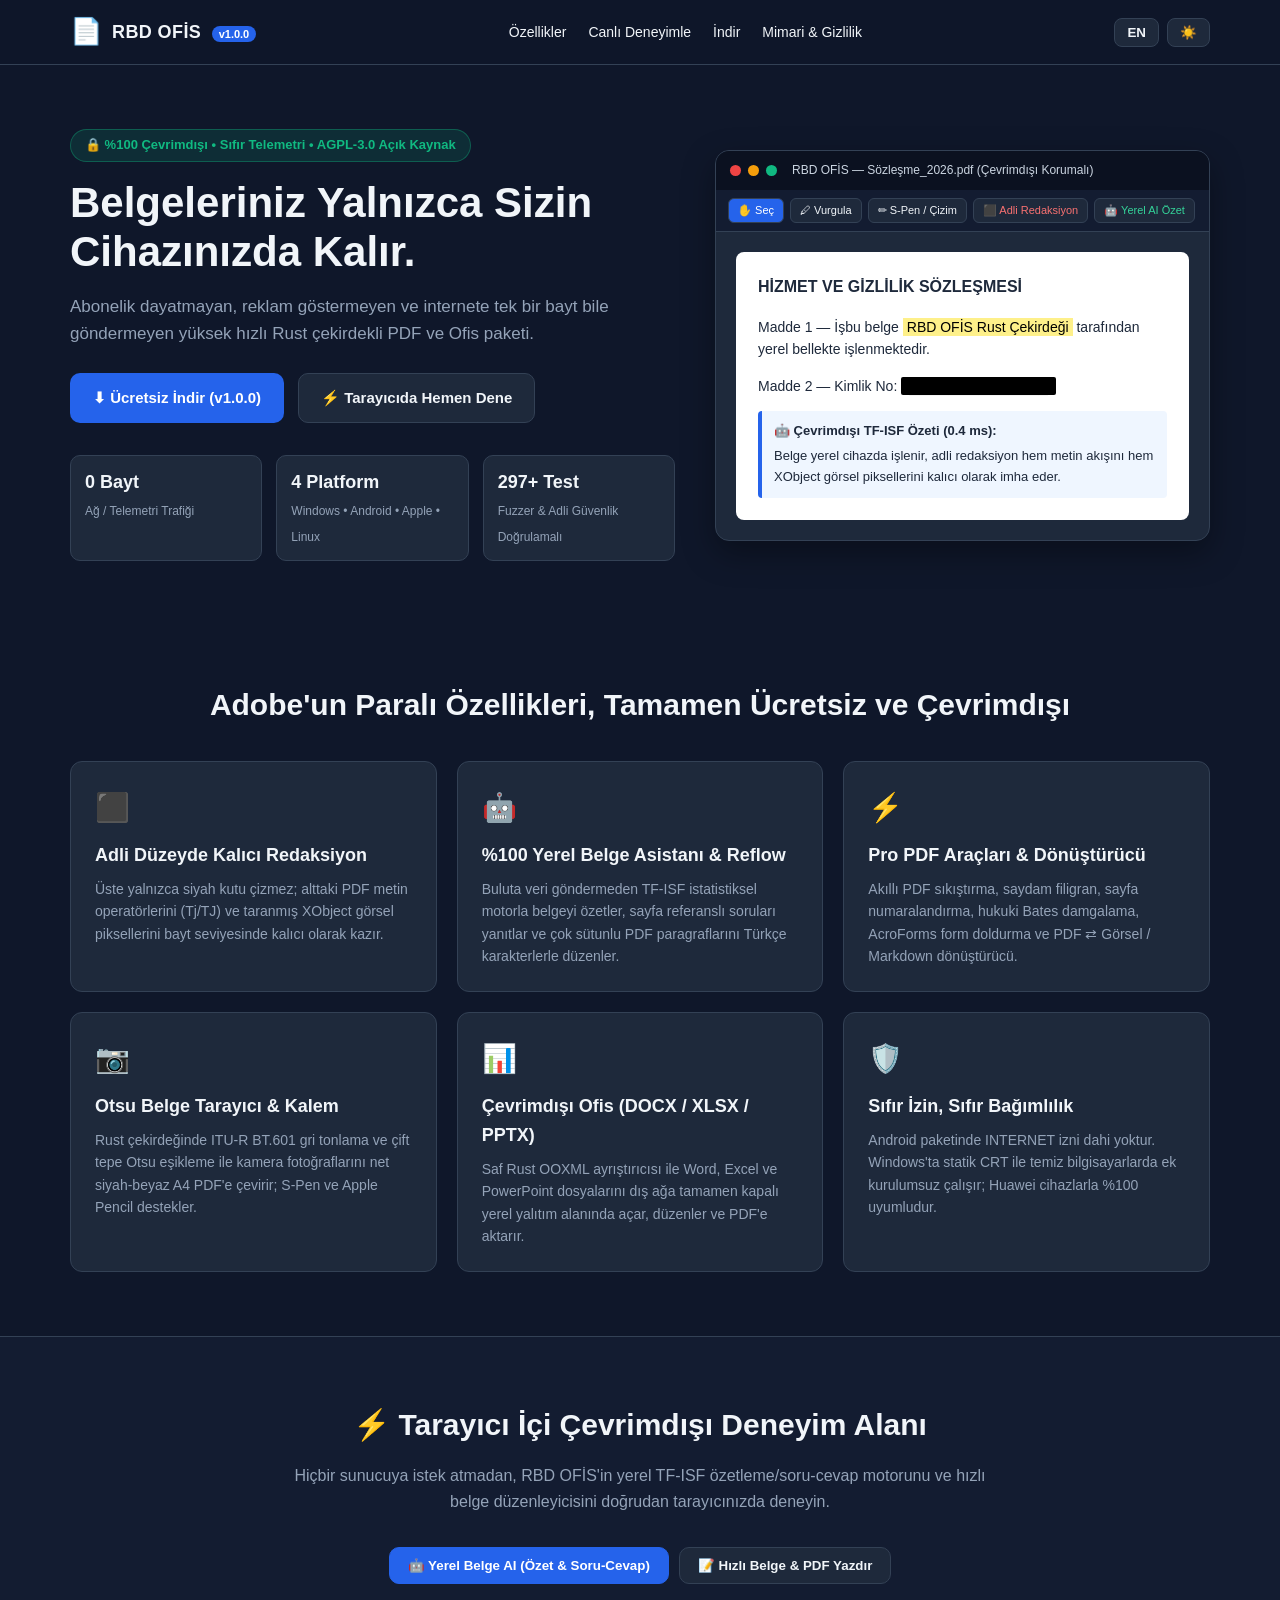
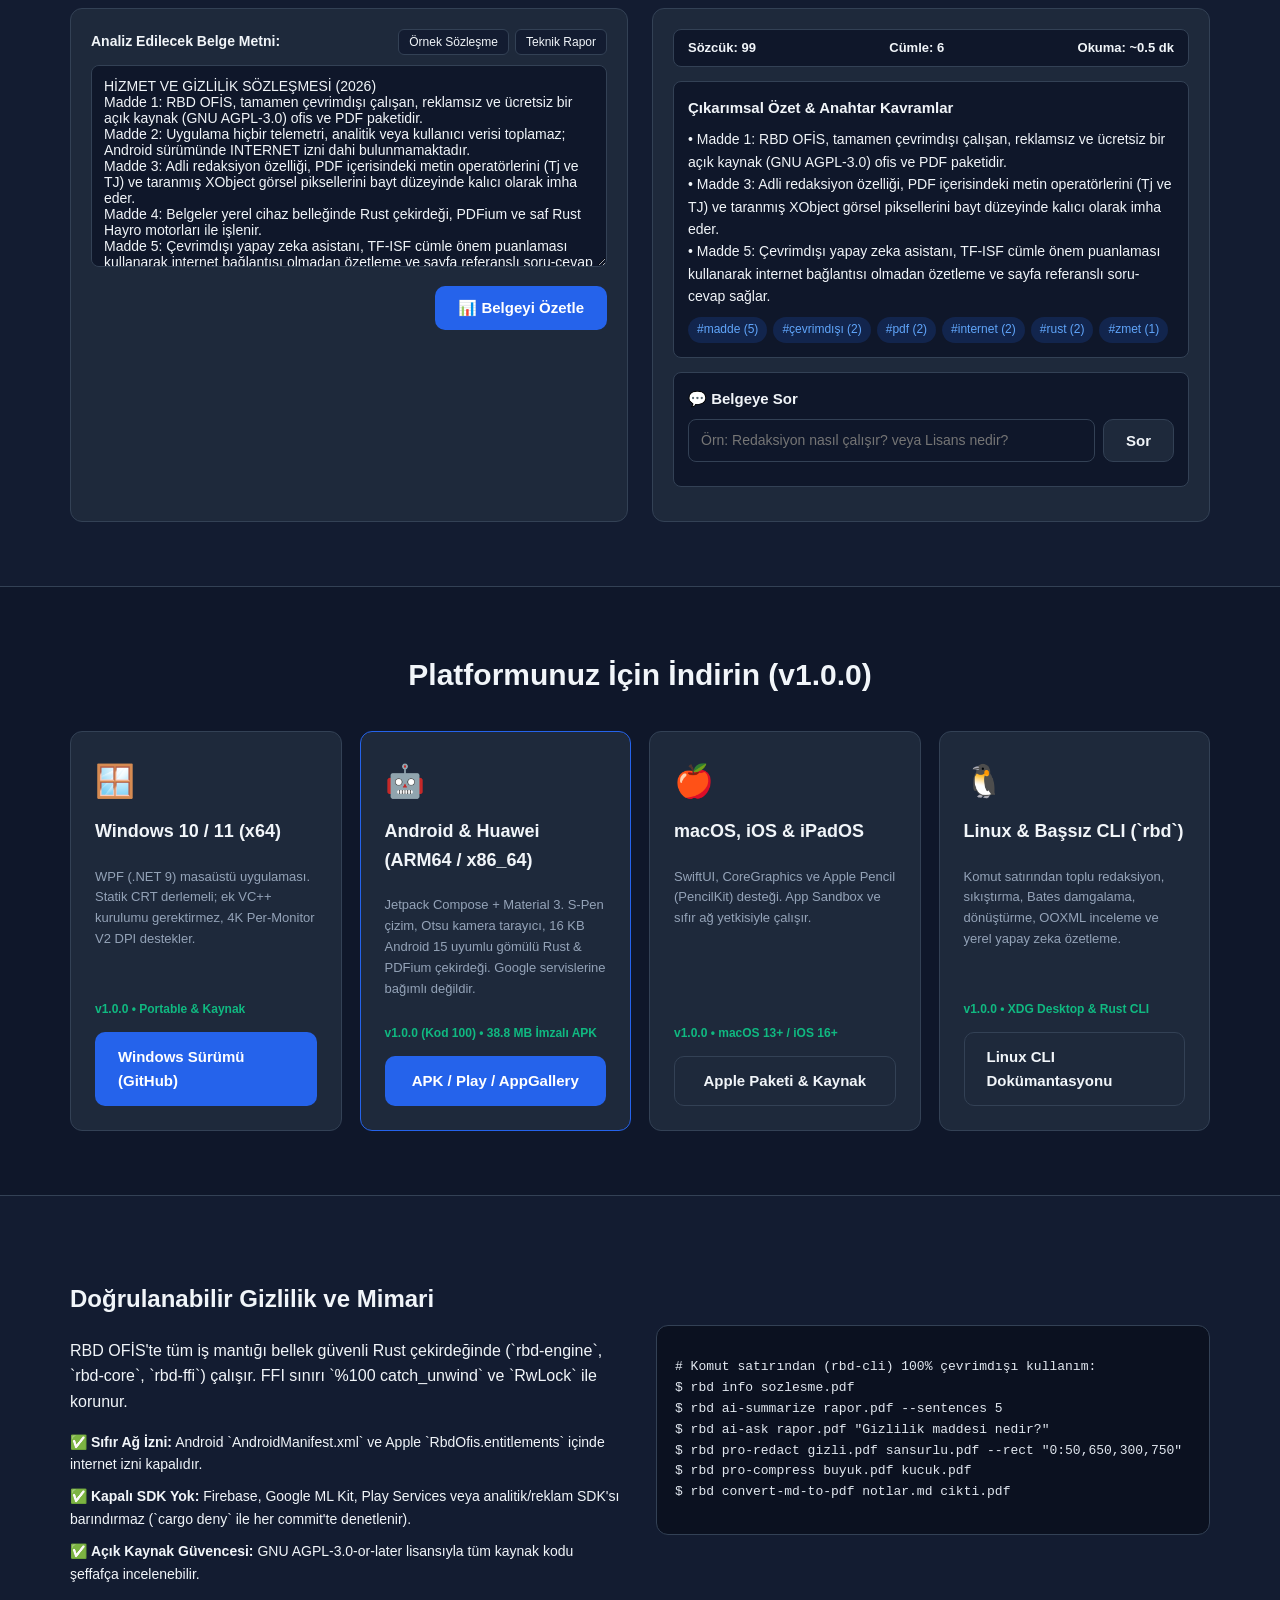
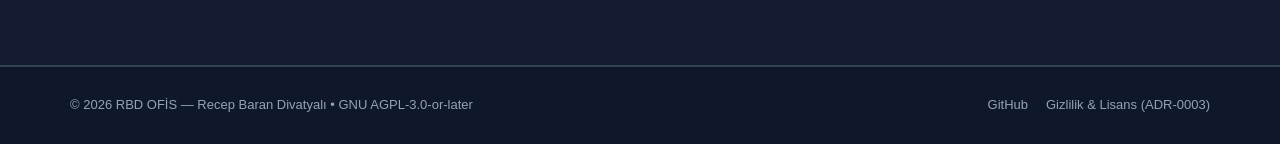
<file: web/index.html>
<!DOCTYPE html>
<html lang="tr">
<head>
    <meta charset="UTF-8" />
    <meta name="viewport" content="width=device-width, initial-scale=1.0" />
    <meta http-equiv="Content-Security-Policy" content="default-src 'self' https://rbd-office.local; script-src 'self' 'unsafe-inline' https://rbd-office.local; style-src 'self' 'unsafe-inline' https://rbd-office.local; img-src 'self' data: blob:; connect-src 'none'; object-src 'none'; frame-src 'none'; base-uri 'none'; form-action 'none';" />
    <title>RBD OFİS — Ücretsiz, Reklamsız, %100 Çevrimdışı PDF ve Ofis Paketi</title>
    <meta name="description" content="Windows, Android, macOS/iOS ve Linux için açık kaynaklı (AGPL-3.0), sıfır telemetrili, %100 çevrimdışı PDF okuyucu, düzenleyici, adli redaksiyon ve ofis paketi." />
    <link rel="stylesheet" href="style.css" />
</head>
<body>
    <header class="navbar">
        <div class="container nav-inner">
            <div class="brand">
                <span class="brand-logo">📄</span>
                <div>
                    <span class="brand-name">RBD OFİS</span>
                    <span class="brand-version">v1.0.0</span>
                </div>
            </div>
            <nav class="nav-links">
                <a href="#features" data-i18n="nav_features">Özellikler</a>
                <a href="#playground" data-i18n="nav_playground">Canlı Deneyimle</a>
                <a href="#download" data-i18n="nav_download">İndir</a>
                <a href="#architecture" data-i18n="nav_arch">Mimari &amp; Gizlilik</a>
            </nav>
            <div class="nav-actions">
                <button id="langToggleBtn" class="btn-ghost" type="button" aria-label="Dil Değiştir">EN</button>
                <button id="themeToggleBtn" class="btn-ghost" type="button" aria-label="Tema Değiştir">☀️</button>
            </div>
        </div>
    </header>

    <main>
        <section class="hero">
            <div class="container hero-grid">
                <div class="hero-content">
                    <div class="pill-badge" data-i18n="hero_badge">🔒 %100 Çevrimdışı • Sıfır Telemetri • AGPL-3.0 Açık Kaynak</div>
                    <h1 data-i18n="hero_title">Belgeleriniz Yalnızca Sizin Cihazınızda Kalır.</h1>
                    <p class="hero-lead" data-i18n="hero_subtitle">
                        Abonelik dayatmayan, reklam göstermeyen ve internete tek bir bayt bile göndermeyen yüksek hızlı Rust çekirdekli PDF ve Ofis paketi.
                    </p>
                    <div class="hero-cta">
                        <a href="#download" class="btn-primary" data-i18n="cta_download">⬇ Ücretsiz İndir (v1.0.0)</a>
                        <a href="#playground" class="btn-secondary" data-i18n="cta_try">⚡ Tarayıcıda Hemen Dene</a>
                    </div>
                    <div class="hero-stats">
                        <div class="stat-box">
                            <strong>0 Bayt</strong>
                            <span data-i18n="stat_network">Ağ / Telemetri Trafiği</span>
                        </div>
                        <div class="stat-box">
                            <strong>4 Platform</strong>
                            <span data-i18n="stat_platforms">Windows • Android • Apple • Linux</span>
                        </div>
                        <div class="stat-box">
                            <strong>297+ Test</strong>
                            <span data-i18n="stat_tests">Fuzzer &amp; Adli Güvenlik Doğrulamalı</span>
                        </div>
                    </div>
                </div>
                <div class="hero-preview">
                    <div class="app-window">
                        <div class="window-bar">
                            <span class="dot red"></span>
                            <span class="dot yellow"></span>
                            <span class="dot green"></span>
                            <span class="window-title">RBD OFİS — Sözleşme_2026.pdf (Çevrimdışı Korumalı)</span>
                        </div>
                        <div class="window-toolbar">
                            <span class="tool-chip active">✋ Seç</span>
                            <span class="tool-chip">🖊 Vurgula</span>
                            <span class="tool-chip">✏ S-Pen / Çizim</span>
                            <span class="tool-chip danger">⬛ Adli Redaksiyon</span>
                            <span class="tool-chip accent">🤖 Yerel AI Özet</span>
                        </div>
                        <div class="window-body">
                            <div class="doc-sheet">
                                <h3>HİZMET VE GİZLİLİK SÖZLEŞMESİ</h3>
                                <p>Madde 1 — İşbu belge <mark class="hl-yellow">RBD OFİS Rust Çekirdeği</mark> tarafından yerel bellekte işlenmektedir.</p>
                                <p>Madde 2 — Kimlik No: <span class="redacted-block" title="Adli Redaksiyon ile pikselleri ve metin akışı kalıcı olarak imha edildi">██████████████</span></p>
                                <div class="ai-callout">
                                    <strong>🤖 Çevrimdışı TF-ISF Özeti (0.4 ms):</strong>
                                    <p>Belge yerel cihazda işlenir, adli redaksiyon hem metin akışını hem XObject görsel piksellerini kalıcı olarak imha eder.</p>
                                </div>
                            </div>
                        </div>
                    </div>
                </div>
            </div>
        </section>

        <section id="features" class="section">
            <div class="container">
                <h2 class="section-title" data-i18n="features_title">Adobe'un Paralı Özellikleri, Tamamen Ücretsiz ve Çevrimdışı</h2>
                <div class="features-grid">
                    <article class="feature-card">
                        <div class="feature-icon">⬛</div>
                        <h3 data-i18n="f1_title">Adli Düzeyde Kalıcı Redaksiyon</h3>
                        <p data-i18n="f1_desc">Üste yalnızca siyah kutu çizmez; alttaki PDF metin operatörlerini (Tj/TJ) ve taranmış XObject görsel piksellerini bayt seviyesinde kalıcı olarak kazır.</p>
                    </article>
                    <article class="feature-card">
                        <div class="feature-icon">🤖</div>
                        <h3 data-i18n="f2_title">%100 Yerel Belge Asistanı &amp; Reflow</h3>
                        <p data-i18n="f2_desc">Buluta veri göndermeden TF-ISF istatistiksel motorla belgeyi özetler, sayfa referanslı soruları yanıtlar ve çok sütunlu PDF paragraflarını Türkçe karakterlerle düzenler.</p>
                    </article>
                    <article class="feature-card">
                        <div class="feature-icon">⚡</div>
                        <h3 data-i18n="f3_title">Pro PDF Araçları &amp; Dönüştürücü</h3>
                        <p data-i18n="f3_desc">Akıllı PDF sıkıştırma, saydam filigran, sayfa numaralandırma, hukuki Bates damgalama, AcroForms form doldurma ve PDF ⇄ Görsel / Markdown dönüştürücü.</p>
                    </article>
                    <article class="feature-card">
                        <div class="feature-icon">📷</div>
                        <h3 data-i18n="f4_title">Otsu Belge Tarayıcı &amp; Kalem</h3>
                        <p data-i18n="f4_desc">Rust çekirdeğinde ITU-R BT.601 gri tonlama ve çift tepe Otsu eşikleme ile kamera fotoğraflarını net siyah-beyaz A4 PDF'e çevirir; S-Pen ve Apple Pencil destekler.</p>
                    </article>
                    <article class="feature-card">
                        <div class="feature-icon">📊</div>
                        <h3 data-i18n="f5_title">Çevrimdışı Ofis (DOCX / XLSX / PPTX)</h3>
                        <p data-i18n="f5_desc">Saf Rust OOXML ayrıştırıcısı ile Word, Excel ve PowerPoint dosyalarını dış ağa tamamen kapalı yerel yalıtım alanında açar, düzenler ve PDF'e aktarır.</p>
                    </article>
                    <article class="feature-card">
                        <div class="feature-icon">🛡️</div>
                        <h3 data-i18n="f6_title">Sıfır İzin, Sıfır Bağımlılık</h3>
                        <p data-i18n="f6_desc">Android paketinde INTERNET izni dahi yoktur. Windows'ta statik CRT ile temiz bilgisayarlarda ek kurulumsuz çalışır; Huawei cihazlarla %100 uyumludur.</p>
                    </article>
                </div>
            </div>
        </section>

        <section id="playground" class="section section-alt">
            <div class="container">
                <div class="section-header">
                    <h2 class="section-title" data-i18n="pg_title">⚡ Tarayıcı İçi Çevrimdışı Deneyim Alanı</h2>
                    <p class="section-lead" data-i18n="pg_subtitle">Hiçbir sunucuya istek atmadan, RBD OFİS'in yerel TF-ISF özetleme/soru-cevap motorunu ve hızlı belge düzenleyicisini doğrudan tarayıcınızda deneyin.</p>
                </div>

                <div class="playground-tabs">
                    <button class="pg-tab active" data-tab="ai" type="button" data-i18n="pg_tab_ai">🤖 Yerel Belge AI (Özet &amp; Soru-Cevap)</button>
                    <button class="pg-tab" data-tab="editor" type="button" data-i18n="pg_tab_editor">📝 Hızlı Belge &amp; PDF Yazdır</button>
                </div>

                <div id="pg-panel-ai" class="pg-panel active">
                    <div class="pg-grid">
                        <div class="pg-col">
                            <div class="pg-toolbar">
                                <span data-i18n="pg_input_label">Analiz Edilecek Belge Metni:</span>
                                <div class="sample-btns">
                                    <button type="button" class="btn-xs" data-sample="contract">Örnek Sözleşme</button>
                                    <button type="button" class="btn-xs" data-sample="tech">Teknik Rapor</button>
                                </div>
                            </div>
                            <textarea id="aiDocInput" rows="11" aria-label="Belge Metni"></textarea>
                            <div class="pg-action-row">
                                <button id="runSummaryBtn" type="button" class="btn-primary" data-i18n="pg_btn_summarize">📊 Belgeyi Özetle</button>
                            </div>
                        </div>

                        <div class="pg-col">
                            <div class="metrics-bar" id="aiMetricsBar">
                                <span id="metricWords">Sözcük: 0</span>
                                <span id="metricSentences">Cümle: 0</span>
                                <span id="metricTime">Okuma: ~0.0 dk</span>
                            </div>
                            <div class="result-card">
                                <h4 data-i18n="pg_res_summary">Çıkarımsal Özet &amp; Anahtar Kavramlar</h4>
                                <div id="aiSummaryOutput" class="result-body"></div>
                                <div id="aiKeywordsOutput" class="keyword-chips"></div>
                            </div>
                            <div class="result-card ask-card">
                                <h4 data-i18n="pg_res_ask">💬 Belgeye Sor</h4>
                                <div class="ask-row">
                                    <input id="aiQueryInput" type="text" placeholder="Örn: Redaksiyon nasıl çalışır? veya Lisans nedir?" />
                                    <button id="runAskBtn" type="button" class="btn-secondary" data-i18n="pg_btn_ask">Sor</button>
                                </div>
                                <div id="aiAskOutput" class="result-body muted"></div>
                            </div>
                        </div>
                    </div>
                </div>

                <div id="pg-panel-editor" class="pg-panel">
                    <div class="editor-toolbar">
                        <button type="button" class="btn-xs" data-cmd="bold"><b>B</b></button>
                        <button type="button" class="btn-xs" data-cmd="italic"><i>I</i></button>
                        <button type="button" class="btn-xs" data-cmd="underline"><u>U</u></button>
                        <button type="button" class="btn-xs" id="insertSampleTableBtn">▦ Tablo Ekle</button>
                        <button type="button" class="btn-xs primary" id="printPdfBtn">🖨️ PDF Olarak Yazdır / Kaydet</button>
                        <button type="button" class="btn-xs" id="downloadMdBtn">⬇ .txt / .md İndir</button>
                    </div>
                    <div id="webEditorCanvas" class="web-editor-page" contenteditable="true" spellcheck="false">
                        <h2>RBD OFİS — Çevrimdışı Web Belge Taslağı</h2>
                        <p>Bu alanı doğrudan düzenleyebilir, tablo ekleyebilir ve tarayıcınızın yerel yazdırma motoruyla sunucusuz olarak <strong>PDF</strong> çıktısı alabilirsiniz.</p>
                    </div>
                </div>
            </div>
        </section>

        <section id="download" class="section">
            <div class="container">
                <h2 class="section-title" data-i18n="dl_title">Platformunuz İçin İndirin (v1.0.0)</h2>
                <div class="download-grid">
                    <div class="dl-card">
                        <div class="dl-icon">🪟</div>
                        <h3>Windows 10 / 11 (x64)</h3>
                        <p data-i18n="dl_win_desc">WPF (.NET 9) masaüstü uygulaması. Statik CRT derlemeli; ek VC++ kurulumu gerektirmez, 4K Per-Monitor V2 DPI destekler.</p>
                        <span class="dl-meta">v1.0.0 • Portable &amp; Kaynak</span>
                        <a href="https://github.com/RecepBaranDivatyali/rbd-ofis/releases" target="_blank" rel="noopener" class="btn-primary full-w">Windows Sürümü (GitHub)</a>
                    </div>
                    <div class="dl-card featured">
                        <div class="dl-icon">🤖</div>
                        <h3>Android &amp; Huawei (ARM64 / x86_64)</h3>
                        <p data-i18n="dl_and_desc">Jetpack Compose + Material 3. S-Pen çizim, Otsu kamera tarayıcı, 16 KB Android 15 uyumlu gömülü Rust &amp; PDFium çekirdeği. Google servislerine bağımlı değildir.</p>
                        <span class="dl-meta">v1.0.0 (Kod 100) • 38.8 MB İmzalı APK</span>
                        <a href="https://github.com/RecepBaranDivatyali/rbd-ofis/releases" target="_blank" rel="noopener" class="btn-primary full-w">APK / Play / AppGallery</a>
                    </div>
                    <div class="dl-card">
                        <div class="dl-icon">🍎</div>
                        <h3>macOS, iOS &amp; iPadOS</h3>
                        <p data-i18n="dl_app_desc">SwiftUI, CoreGraphics ve Apple Pencil (PencilKit) desteği. App Sandbox ve sıfır ağ yetkisiyle çalışır.</p>
                        <span class="dl-meta">v1.0.0 • macOS 13+ / iOS 16+</span>
                        <a href="https://github.com/RecepBaranDivatyali/rbd-ofis/tree/main/apps/apple" target="_blank" rel="noopener" class="btn-secondary full-w">Apple Paketi &amp; Kaynak</a>
                    </div>
                    <div class="dl-card">
                        <div class="dl-icon">🐧</div>
                        <h3>Linux &amp; Başsız CLI (`rbd`)</h3>
                        <p data-i18n="dl_lin_desc">Komut satırından toplu redaksiyon, sıkıştırma, Bates damgalama, dönüştürme, OOXML inceleme ve yerel yapay zeka özetleme.</p>
                        <span class="dl-meta">v1.0.0 • XDG Desktop &amp; Rust CLI</span>
                        <a href="https://github.com/RecepBaranDivatyali/rbd-ofis/tree/main/core/crates/rbd-cli" target="_blank" rel="noopener" class="btn-secondary full-w">Linux CLI Dokümantasyonu</a>
                    </div>
                </div>
            </div>
        </section>

        <section id="architecture" class="section section-alt">
            <div class="container arch-grid">
                <div>
                    <h2 data-i18n="arch_title">Doğrulanabilir Gizlilik ve Mimari</h2>
                    <p data-i18n="arch_desc">
                        RBD OFİS'te tüm iş mantığı bellek güvenli Rust çekirdeğinde (`rbd-engine`, `rbd-core`, `rbd-ffi`) çalışır. FFI sınırı `%100 catch_unwind` ve `RwLock` ile korunur.
                    </p>
                    <ul class="check-list">
                        <li data-i18n="arch_b1">✅ <strong>Sıfır Ağ İzni:</strong> Android `AndroidManifest.xml` ve Apple `RbdOfis.entitlements` içinde internet izni kapalıdır.</li>
                        <li data-i18n="arch_b2">✅ <strong>Kapalı SDK Yok:</strong> Firebase, Google ML Kit, Play Services veya analitik/reklam SDK'sı barındırmaz (`cargo deny` ile her commit'te denetlenir).</li>
                        <li data-i18n="arch_b3">✅ <strong>Açık Kaynak Güvencesi:</strong> GNU AGPL-3.0-or-later lisansıyla tüm kaynak kodu şeffafça incelenebilir.</li>
                    </ul>
                </div>
                <div class="code-box">
<pre><code># Komut satırından (rbd-cli) 100% çevrimdışı kullanım:
$ rbd info sozlesme.pdf
$ rbd ai-summarize rapor.pdf --sentences 5
$ rbd ai-ask rapor.pdf "Gizlilik maddesi nedir?"
$ rbd pro-redact gizli.pdf sansurlu.pdf --rect "0:50,650,300,750"
$ rbd pro-compress buyuk.pdf kucuk.pdf
$ rbd convert-md-to-pdf notlar.md cikti.pdf</code></pre>
                </div>
            </div>
        </section>
    </main>

    <footer class="site-footer">
        <div class="container footer-inner">
            <span>© <span id="yearSpan"></span> RBD OFİS — Recep Baran Divatyalı • GNU AGPL-3.0-or-later</span>
            <div class="footer-links">
                <a href="https://github.com/RecepBaranDivatyali/rbd-ofis" target="_blank" rel="noopener">GitHub</a>
                <a href="https://github.com/RecepBaranDivatyali/rbd-ofis/blob/main/docs/adr/0003-yayin-uyumlulugu.md" target="_blank" rel="noopener">Gizlilik &amp; Lisans (ADR-0003)</a>
            </div>
        </div>
    </footer>

    <script src="app.js"></script>
</body>
</html>
</file>
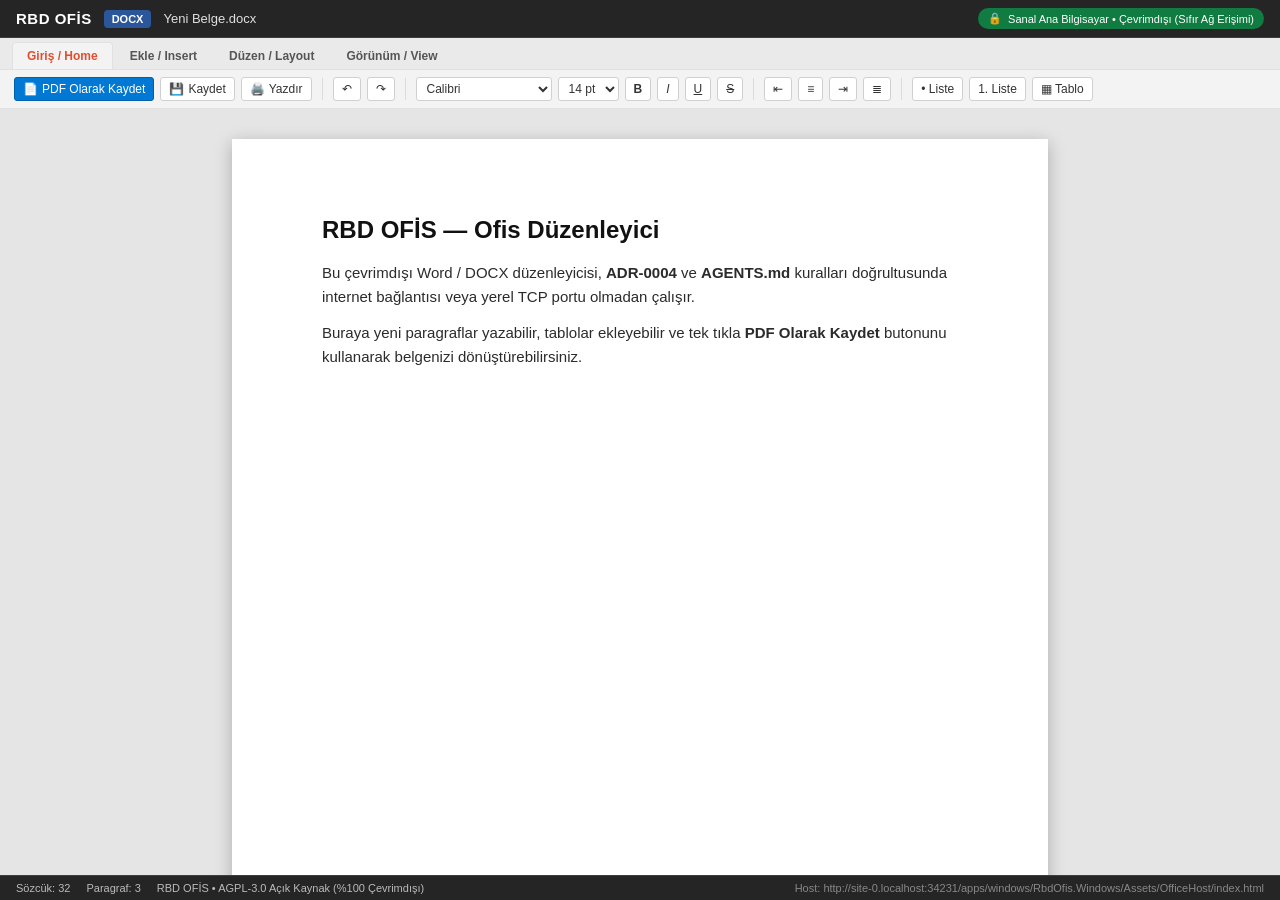
<file: apps/windows/RbdOfis.Windows/Assets/OfficeHost/index.html>
<!DOCTYPE html>
<html lang="tr">
<head>
    <meta charset="UTF-8">
    <meta name="viewport" content="width=device-width, initial-scale=1.0">
    <meta http-equiv="Content-Security-Policy" content="default-src 'self' https://rbd-office.local; script-src 'self' 'unsafe-inline' https://rbd-office.local; style-src 'self' 'unsafe-inline' https://rbd-office.local; img-src 'self' data: blob:; connect-src 'none'; object-src 'none'; frame-src 'none'; base-uri 'none'; form-action 'none';">
    <title>RBD OFİS - Çevrimdışı Ofis Düzenleyici</title>
    <style>
        :root {
            --bg-color: #1e1e1e;
            --surface-color: #252526;
            --border-color: #3e3e42;
            --text-color: #d4d4d4;
            --accent-color: #0078d4;
            --status-green: #107c41;
            --ribbon-bg: #f3f3f3;
            --ribbon-border: #e1e1e1;
            --ribbon-text: #333333;
        }
        * {
            box-sizing: border-box;
        }
        body {
            margin: 0;
            padding: 0;
            font-family: -apple-system, BlinkMacSystemFont, "Segoe UI", Roboto, Helvetica, Arial, sans-serif;
            background-color: var(--bg-color);
            color: var(--text-color);
            display: flex;
            flex-direction: column;
            height: 100vh;
            overflow: hidden;
            user-select: none;
        }
        header {
            background-color: var(--surface-color);
            border-bottom: 1px solid var(--border-color);
            padding: 8px 16px;
            display: flex;
            justify-content: space-between;
            align-items: center;
        }
        .header-left {
            display: flex;
            align-items: center;
            gap: 12px;
        }
        .brand-title {
            font-size: 15px;
            font-weight: 700;
            color: #ffffff;
            letter-spacing: 0.5px;
        }
        .doc-badge {
            font-size: 11px;
            font-weight: 700;
            padding: 3px 8px;
            border-radius: 4px;
            text-transform: uppercase;
            color: #ffffff;
            background-color: #2b579a; /* Default DOCX Blue */
        }
        .doc-badge.xlsx { background-color: #217346; }
        .doc-badge.pptx { background-color: #d24726; }
        .doc-filename {
            font-size: 13px;
            color: #e0e0e0;
            font-weight: 500;
        }
        .security-badge {
            background-color: var(--status-green);
            color: #ffffff;
            font-size: 11px;
            padding: 4px 10px;
            border-radius: 12px;
            display: flex;
            align-items: center;
            gap: 6px;
        }
        .security-badge::before {
            content: "🔒";
        }
        
        /* Ribbon & Toolbar */
        .ribbon-container {
            background-color: var(--ribbon-bg);
            border-bottom: 1px solid var(--ribbon-border);
            color: var(--ribbon-text);
            display: flex;
            flex-direction: column;
        }
        .ribbon-tabs {
            display: flex;
            gap: 2px;
            padding: 4px 12px 0 12px;
            border-bottom: 1px solid var(--ribbon-border);
            background-color: #eaeaea;
        }
        .ribbon-tab {
            padding: 6px 14px;
            font-size: 12px;
            font-weight: 600;
            cursor: pointer;
            border-top-left-radius: 4px;
            border-top-right-radius: 4px;
            border: 1px solid transparent;
            border-bottom: none;
            color: #555555;
        }
        .ribbon-tab:hover {
            background-color: #f7f7f7;
            color: #111111;
        }
        .ribbon-tab.active {
            background-color: var(--ribbon-bg);
            border-color: var(--ribbon-border);
            color: #e24e2d;
        }
        .ribbon-toolbar {
            padding: 6px 14px;
            display: flex;
            align-items: center;
            gap: 6px;
            flex-wrap: wrap;
            min-height: 38px;
        }
        .tool-btn {
            background: #ffffff;
            border: 1px solid #d0d0d0;
            border-radius: 3px;
            padding: 4px 8px;
            font-size: 12px;
            font-weight: 500;
            color: #333333;
            cursor: pointer;
            display: flex;
            align-items: center;
            gap: 4px;
        }
        .tool-btn:hover {
            background: #e8f0fe;
            border-color: #0078d4;
        }
        .tool-btn:active {
            background: #d0e2fe;
        }
        .tool-btn.primary {
            background-color: #0078d4;
            color: #ffffff;
            border-color: #0060aa;
        }
        .tool-btn.primary:hover {
            background-color: #106ebe;
        }
        .tool-separator {
            width: 1px;
            height: 22px;
            background-color: #dcdcdc;
            margin: 0 4px;
        }
        .tool-select {
            padding: 3px 6px;
            font-size: 12px;
            border: 1px solid #d0d0d0;
            border-radius: 3px;
            background-color: #ffffff;
            color: #333333;
        }

        /* Main Workspace */
        main {
            flex: 1;
            display: flex;
            flex-direction: column;
            overflow: hidden;
            background-color: #e5e5e5;
            position: relative;
        }
        .workspace-scroll {
            flex: 1;
            overflow: auto;
            display: flex;
            justify-content: center;
            padding: 30px;
        }

        /* Document Canvas (Word DOCX mode) */
        .document-page {
            width: 816px; /* US Letter / A4 scaled */
            min-height: 1056px;
            background: #ffffff;
            color: #2b2b2b;
            box-shadow: 0 4px 16px rgba(0,0,0,0.25);
            padding: 72px 90px;
            box-sizing: border-box;
            font-family: "Calibri", "Segoe UI", Arial, sans-serif;
            font-size: 15px;
            line-height: 1.6;
            outline: none;
            user-select: text;
        }
        .document-page h1 { font-size: 24px; color: #111111; margin-top: 0; margin-bottom: 12px; }
        .document-page h2 { font-size: 20px; color: #222222; margin-top: 16px; margin-bottom: 8px; }
        .document-page h3 { font-size: 16px; color: #333333; margin-top: 12px; margin-bottom: 6px; }
        .document-page p { margin-top: 0; margin-bottom: 12px; }
        .document-page table { border-collapse: collapse; width: 100%; margin: 15px 0; }
        .document-page th, .document-page td { border: 1px solid #cccccc; padding: 8px 12px; text-align: left; }
        .document-page th { background-color: #f2f2f2; font-weight: 600; }

        /* Spreadsheet Grid (Excel XLSX mode) */
        .spreadsheet-container {
            display: none;
            flex-direction: column;
            width: 100%;
            height: 100%;
            background-color: #ffffff;
            color: #333333;
            overflow: auto;
        }
        .spreadsheet-table {
            border-collapse: collapse;
            font-size: 13px;
            font-family: "Segoe UI", Tahoma, sans-serif;
            min-width: 100%;
        }
        .spreadsheet-table th, .spreadsheet-table td {
            border: 1px solid #d4d4d4;
            padding: 6px 10px;
            height: 24px;
            min-width: 80px;
        }
        .spreadsheet-table th {
            background-color: #f8f9fa;
            color: #666666;
            font-weight: 600;
            text-align: center;
            user-select: none;
        }
        .spreadsheet-table td {
            outline: none;
            user-select: text;
        }
        .spreadsheet-table td:focus {
            outline: 2px solid #217346;
            background-color: #f4fbf6;
        }

        /* Presentation Slides (PowerPoint PPTX mode) */
        .presentation-container {
            display: none;
            width: 100%;
            height: 100%;
            gap: 20px;
            padding: 20px;
            box-sizing: border-box;
        }
        .slides-sidebar {
            width: 180px;
            overflow-y: auto;
            display: flex;
            flex-direction: column;
            gap: 12px;
        }
        .slide-thumb {
            aspect-ratio: 16/9;
            background: #ffffff;
            border: 2px solid #cccccc;
            border-radius: 4px;
            padding: 8px;
            font-size: 10px;
            color: #333333;
            cursor: pointer;
            box-shadow: 0 2px 6px rgba(0,0,0,0.15);
            overflow: hidden;
        }
        .slide-thumb.active {
            border-color: #d24726;
            box-shadow: 0 0 8px rgba(210,71,38,0.5);
        }
        .slide-main-view {
            flex: 1;
            display: flex;
            justify-content: center;
            align-items: center;
        }
        .slide-stage {
            width: 960px;
            aspect-ratio: 16/9;
            background: #ffffff;
            color: #2b2b2b;
            box-shadow: 0 6px 20px rgba(0,0,0,0.3);
            border-radius: 4px;
            padding: 50px;
            box-sizing: border-box;
            outline: none;
            user-select: text;
        }

        /* Footer */
        footer {
            background-color: var(--surface-color);
            border-top: 1px solid var(--border-color);
            padding: 6px 16px;
            font-size: 11px;
            color: #888888;
            display: flex;
            justify-content: space-between;
            align-items: center;
        }
        .footer-left {
            display: flex;
            gap: 16px;
        }
        .stat-item {
            color: #bbbbbb;
        }
        .notification-toast {
            position: fixed;
            bottom: 35px;
            right: 20px;
            background-color: #107c41;
            color: #ffffff;
            padding: 10px 16px;
            border-radius: 6px;
            font-size: 13px;
            box-shadow: 0 4px 12px rgba(0,0,0,0.4);
            display: none;
            z-index: 1000;
        }
    </style>
</head>
<body>
    <header>
        <div class="header-left">
            <span class="brand-title">RBD OFİS</span>
            <span id="doc-type-badge" class="doc-badge">DOCX</span>
            <span id="doc-title" class="doc-filename">Yeni Belge.docx</span>
        </div>
        <div class="security-badge">
            Sanal Ana Bilgisayar • Çevrimdışı (Sıfır Ağ Erişimi)
        </div>
    </header>

    <div class="ribbon-container">
        <div class="ribbon-tabs">
            <div class="ribbon-tab active" onclick="selectTab('home')">Giriş / Home</div>
            <div class="ribbon-tab" onclick="selectTab('insert')">Ekle / Insert</div>
            <div class="ribbon-tab" onclick="selectTab('layout')">Düzen / Layout</div>
            <div class="ribbon-tab" onclick="selectTab('view')">Görünüm / View</div>
        </div>

        <div id="ribbon-toolbar" class="ribbon-toolbar">
            <button class="tool-btn primary" onclick="exportToPdf()" title="PDF Olarak Dışa Aktar">
                <span>📄</span> PDF Olarak Kaydet
            </button>
            <button class="tool-btn" onclick="saveDocument()" title="Belgeyi Kaydet">
                <span>💾</span> Kaydet
            </button>
            <button class="tool-btn" onclick="window.print()" title="Yazdır">
                <span>🖨️</span> Yazdır
            </button>

            <div class="tool-separator"></div>

            <button class="tool-btn" onclick="execCmd('undo')" title="Geri Al (Ctrl+Z)">↶</button>
            <button class="tool-btn" onclick="execCmd('redo')" title="Yinele (Ctrl+Y)">↷</button>

            <div class="tool-separator"></div>

            <select class="tool-select" onchange="execCmd('fontName', this.value)">
                <option value="Calibri" selected>Calibri</option>
                <option value="Segoe UI">Segoe UI</option>
                <option value="Arial">Arial</option>
                <option value="Times New Roman">Times New Roman</option>
            </select>

            <select class="tool-select" onchange="execCmd('fontSize', this.value)">
                <option value="3">12 pt</option>
                <option value="4" selected>14 pt</option>
                <option value="5">18 pt</option>
                <option value="6">24 pt</option>
                <option value="7">36 pt</option>
            </select>

            <button class="tool-btn" onclick="execCmd('bold')" title="Kalın (Ctrl+B)"><b>B</b></button>
            <button class="tool-btn" onclick="execCmd('italic')" title="İtalik (Ctrl+I)"><i>I</i></button>
            <button class="tool-btn" onclick="execCmd('underline')" title="Altı Çizili (Ctrl+U)"><u>U</u></button>
            <button class="tool-btn" onclick="execCmd('strikeThrough')" title="Üstü Çizili"><s>S</s></button>

            <div class="tool-separator"></div>

            <button class="tool-btn" onclick="execCmd('justifyLeft')" title="Sola Hizala">⇤</button>
            <button class="tool-btn" onclick="execCmd('justifyCenter')" title="Ortala">≡</button>
            <button class="tool-btn" onclick="execCmd('justifyRight')" title="Sağa Hizala">⇥</button>
            <button class="tool-btn" onclick="execCmd('justifyFull')" title="İki Yana Yasla">≣</button>

            <div class="tool-separator"></div>

            <button class="tool-btn" onclick="execCmd('insertUnorderedList')" title="Madde İmleri">• Liste</button>
            <button class="tool-btn" onclick="execCmd('insertOrderedList')" title="Numaralandırma">1. Liste</button>
            <button class="tool-btn" onclick="insertTable()" title="Tablo Ekle">▦ Tablo</button>
        </div>
    </div>

    <main>
        <!-- Word DOCX Mode -->
        <div id="docx-workspace" class="workspace-scroll">
            <div id="editor-page" class="document-page" contenteditable="true" spellcheck="false" oninput="updateStats()">
                <h1>RBD OFİS — Ofis Düzenleyici</h1>
                <p>Bu çevrimdışı Word / DOCX düzenleyicisi, <strong>ADR-0004</strong> ve <strong>AGENTS.md</strong> kuralları doğrultusunda internet bağlantısı veya yerel TCP portu olmadan çalışır.</p>
                <p>Buraya yeni paragraflar yazabilir, tablolar ekleyebilir ve tek tıkla <strong>PDF Olarak Kaydet</strong> butonunu kullanarak belgenizi dönüştürebilirsiniz.</p>
            </div>
        </div>

        <!-- Excel XLSX Mode -->
        <div id="xlsx-workspace" class="spreadsheet-container">
            <table id="spreadsheet-table" class="spreadsheet-table">
                <!-- Populated dynamically -->
            </table>
        </div>

        <!-- PowerPoint PPTX Mode -->
        <div id="pptx-workspace" class="presentation-container" style="display:none;">
            <div id="slides-sidebar" class="slides-sidebar">
                <!-- Slide thumbnails -->
            </div>
            <div class="slide-main-view">
                <div id="slide-stage" class="slide-stage" contenteditable="true" spellcheck="false">
                    <!-- Active slide content -->
                </div>
            </div>
        </div>
    </main>

    <div id="toast" class="notification-toast">İşlem başarıyla tamamlandı.</div>

    <footer>
        <div class="footer-left">
            <span id="stat-words" class="stat-item">Sözcük: 32</span>
            <span id="stat-items" class="stat-item">Paragraf: 3</span>
            <span class="stat-item">RBD OFİS • AGPL-3.0 Açık Kaynak (%100 Çevrimdışı)</span>
        </div>
        <div>
            <span id="host-url">Host: https://rbd-office.local/index.html</span>
        </div>
    </footer>

    <script>
        let currentDocType = 'DOCX';
        let currentTitle = 'Yeni Belge.docx';
        let presentationSlides = [];
        let activeSlideIndex = 0;

        function selectTab(tab) {
            document.querySelectorAll('.ribbon-tab').forEach(el => el.classList.remove('active'));
            if (typeof event !== 'undefined' && event && event.target) {
                event.target.classList.add('active');
            }
            const mainWorkspace = document.querySelector('main');
            if (tab === 'layout') {
                const page = document.getElementById('editor-page');
                if (page) page.style.padding = page.style.padding === '36px 45px' ? '72px 90px' : '36px 45px';
                showToast('Sayfa kenar boşluğu düzeni değiştirildi.');
            } else if (tab === 'view') {
                if (mainWorkspace) {
                    mainWorkspace.style.backgroundColor = mainWorkspace.style.backgroundColor === 'rgb(30, 30, 30)' ? '#e5e5e5' : '#1e1e1e';
                }
                showToast('Çalışma alanı görünüm teması değiştirildi.');
            } else if (tab === 'insert') {
                showToast('Tablo veya liste eklemek için araç çubuğunu kullanın.');
            }
        }

        function execCmd(command, value = null) {
            document.execCommand(command, false, value);
            updateStats();
        }

        function insertTable() {
            const html = `
                <table style="width:100%; border-collapse:collapse; margin:15px 0;">
                    <tr><th style="border:1px solid #ccc; padding:8px; background:#f2f2f2;">Başlık 1</th><th style="border:1px solid #ccc; padding:8px; background:#f2f2f2;">Başlık 2</th></tr>
                    <tr><td style="border:1px solid #ccc; padding:8px;">Veri 1</td><td style="border:1px solid #ccc; padding:8px;">Veri 2</td></tr>
                </table><p></p>
            `;
            document.execCommand('insertHTML', false, html);
            updateStats();
        }

        function getActiveWorkspaceText() {
            if (currentDocType === 'XLSX') {
                const rows = [];
                document.querySelectorAll('#spreadsheet-table tr').forEach((tr, idx) => {
                    if (idx === 0) return; // Skip A,B,C header row
                    const cells = [];
                    tr.querySelectorAll('td').forEach(td => cells.push((td.innerText || '').trim()));
                    while (cells.length > 0 && cells[cells.length - 1] === '') cells.pop();
                    if (cells.length > 0) rows.push(cells.join('\t'));
                });
                return rows.join('\n');
            } else if (currentDocType === 'PPTX') {
                syncActiveSlideEdit();
                return presentationSlides.map((s, i) => `## Slayt ${i + 1}\n\n${s}`).join('\n\n');
            } else {
                return document.getElementById('editor-page').innerText || '';
            }
        }

        function updateStats() {
            const text = getActiveWorkspaceText();
            const words = text.trim() ? text.trim().split(/\s+/).length : 0;
            const paragraphs = text.split('\n').filter(p => p.trim().length > 0).length;

            document.getElementById('stat-words').innerText = `Sözcük: ${words}`;
            document.getElementById('stat-items').innerText = `${currentDocType === 'XLSX' ? 'Satır' : (currentDocType === 'PPTX' ? 'Slayt' : 'Paragraf')}: ${currentDocType === 'PPTX' ? presentationSlides.length : paragraphs}`;
        }

        function showToast(msg) {
            const t = document.getElementById('toast');
            t.innerText = msg;
            t.style.display = 'block';
            setTimeout(() => { t.style.display = 'none'; }, 3000);
        }

        function exportToPdf() {
            const text = getActiveWorkspaceText();
            if (window.chrome && window.chrome.webview) {
                window.chrome.webview.postMessage({
                    action: 'exportPdf',
                    title: currentTitle,
                    docType: currentDocType,
                    content: text
                });
            } else {
                window.print();
            }
            showToast('PDF çıktısı hazırlanıyor...');
        }

        function saveDocument() {
            if (currentDocType !== 'DOCX') {
                showToast(`${currentDocType} belgeleri salt okunurdur; DOCX kopyası olarak kaydediliyor...`);
            }
            const text = getActiveWorkspaceText();
            if (window.chrome && window.chrome.webview) {
                window.chrome.webview.postMessage({
                    action: 'saveDocx',
                    title: currentTitle,
                    docType: currentDocType,
                    content: text
                });
            }
            showToast('Belge DOCX olarak kaydedildi.');
        }

        // Global API callable from C# / Android WebView
        window.loadOfficeDocument = function(title, docType, rawContent, wordCount, itemCount) {
            currentTitle = title || 'Belge';
            currentDocType = (docType || 'DOCX').toUpperCase();

            document.getElementById('doc-title').innerText = currentTitle;
            const badge = document.getElementById('doc-type-badge');
            badge.innerText = currentDocType;
            badge.className = 'doc-badge ' + currentDocType.toLowerCase();

            const docxWs = document.getElementById('docx-workspace');
            const xlsxWs = document.getElementById('xlsx-workspace');
            const pptxWs = document.getElementById('pptx-workspace');

            docxWs.style.display = 'none';
            xlsxWs.style.display = 'none';
            pptxWs.style.display = 'none';

            if (currentDocType === 'XLSX') {
                xlsxWs.style.display = 'flex';
                renderSpreadsheet(rawContent);
            } else if (currentDocType === 'PPTX') {
                pptxWs.style.display = 'flex';
                renderPresentation(rawContent);
            } else {
                docxWs.style.display = 'flex';
                renderDocument(title, rawContent);
            }

            document.getElementById('stat-words').innerText = `Sözcük: ${wordCount || 0}`;
            document.getElementById('stat-items').innerText = `${currentDocType === 'XLSX' ? 'Satır' : 'Öğe'}: ${itemCount || 0}`;
        };

        function renderDocument(title, content) {
            const editor = document.getElementById('editor-page');
            editor.innerHTML = '';

            const h1 = document.createElement('h1');
            h1.innerText = title;
            editor.appendChild(h1);

            const lines = (content || '').split('\n');
            for (const line of lines) {
                const trimmed = line.trim();
                if (trimmed) {
                    const p = document.createElement('p');
                    p.innerText = trimmed;
                    editor.appendChild(p);
                }
            }
            updateStats();
        }

        function renderSpreadsheet(content) {
            const table = document.getElementById('spreadsheet-table');
            table.innerHTML = '';

            const lines = (content || '').split('\n').filter(l => l.trim().length > 0);
            
            // Header row (A, B, C...)
            const headerRow = document.createElement('tr');
            headerRow.appendChild(document.createElement('th')); // Top-left corner
            const maxCols = 8;
            for (let c = 0; c < maxCols; c++) {
                const th = document.createElement('th');
                th.innerText = String.fromCharCode(65 + c);
                headerRow.appendChild(th);
            }
            table.appendChild(headerRow);

            let rowIdx = 1;
            for (const line of lines) {
                const tr = document.createElement('tr');
                const rowHeader = document.createElement('th');
                rowHeader.innerText = rowIdx;
                tr.appendChild(rowHeader);

                const cells = line.split('\t');
                for (let c = 0; c < maxCols; c++) {
                    const td = document.createElement('td');
                    td.contentEditable = "true";
                    td.innerText = cells[c] || '';
                    tr.appendChild(td);
                }
                table.appendChild(tr);
                rowIdx++;
            }
        }

        function syncActiveSlideEdit() {
            const stage = document.getElementById('slide-stage');
            const bodyEl = stage ? stage.querySelector('p') : null;
            if (bodyEl && activeSlideIndex >= 0 && activeSlideIndex < presentationSlides.length) {
                presentationSlides[activeSlideIndex] = bodyEl.innerText || '';
            }
        }

        function renderSlideStage(slideIndex) {
            activeSlideIndex = slideIndex;
            const stage = document.getElementById('slide-stage');
            stage.innerHTML = '';

            const h2 = document.createElement('h2');
            h2.textContent = `Slayt ${slideIndex + 1}`;
            stage.appendChild(h2);

            const p = document.createElement('p');
            p.textContent = presentationSlides[slideIndex] || '';
            stage.appendChild(p);
        }

        function renderPresentation(content) {
            const sidebar = document.getElementById('slides-sidebar');
            const stage = document.getElementById('slide-stage');
            sidebar.innerHTML = '';
            stage.innerHTML = '';
            presentationSlides = [];
            activeSlideIndex = 0;

            const rawSlides = (content || '').split('--- Slayt ');
            for (const s of rawSlides) {
                if (!s.trim()) continue;
                const sepIdx = s.indexOf('---');
                const slideText = (sepIdx >= 0 ? s.substring(sepIdx + 3) : s).trim();
                presentationSlides.push(slideText);
            }

            if (presentationSlides.length === 0) {
                presentationSlides.push((content || '').trim());
            }

            presentationSlides.forEach((_, slideIdx) => {
                const thumb = document.createElement('div');
                thumb.className = 'slide-thumb' + (slideIdx === 0 ? ' active' : '');
                thumb.textContent = `Slayt ${slideIdx + 1}`;
                thumb.onclick = () => {
                    syncActiveSlideEdit();
                    document.querySelectorAll('.slide-thumb').forEach(t => t.classList.remove('active'));
                    thumb.classList.add('active');
                    renderSlideStage(slideIdx);
                };
                sidebar.appendChild(thumb);
            });

            renderSlideStage(0);
        }

        console.log("RBD OFİS Offline Virtual Host initialized at " + window.location.href);
        document.getElementById("host-url").innerText = "Host: " + window.location.href;
    </script>
</body>
</html>
</file>
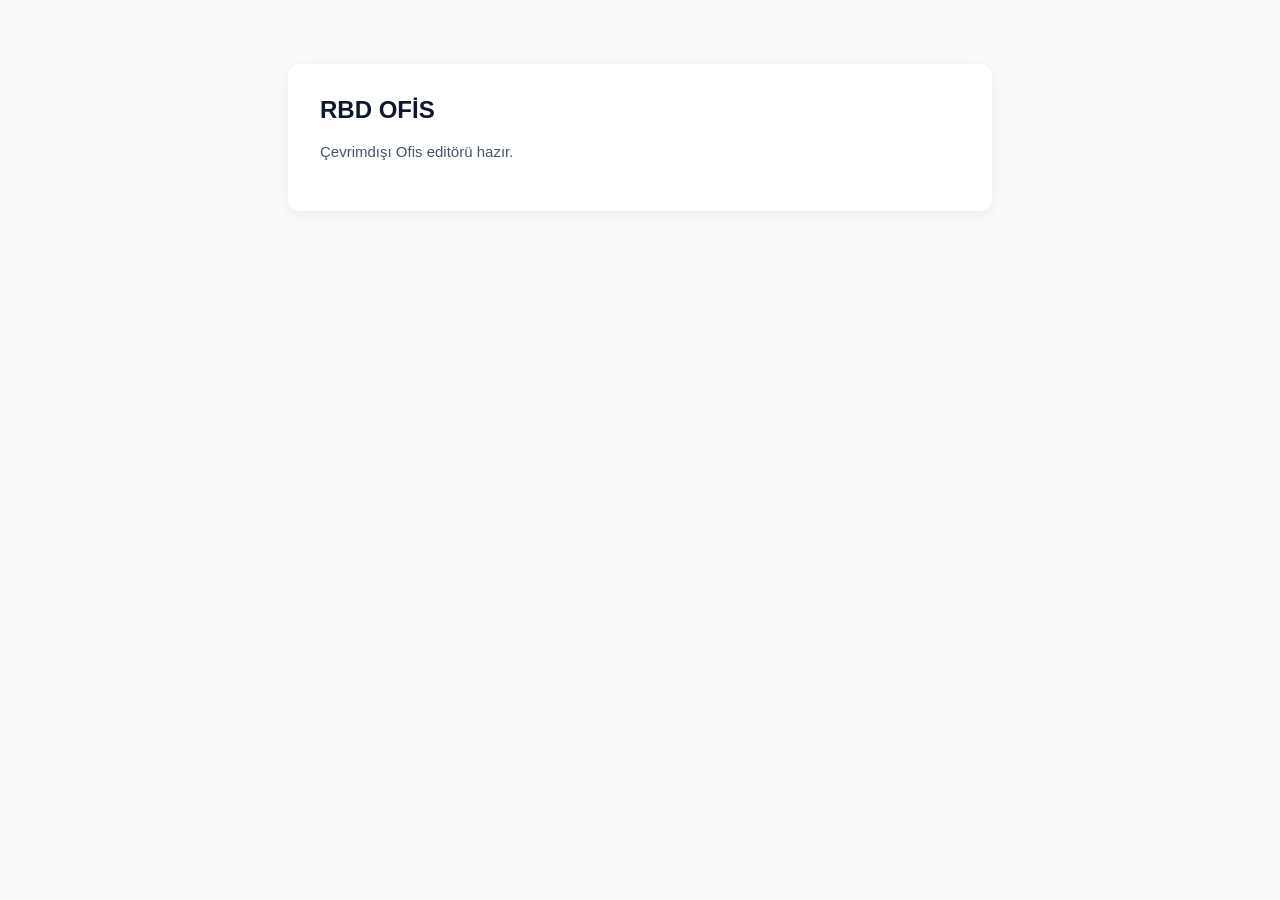
<file: apps/apple/Sources/RbdOfis/Resources/assets/index.html>
<!DOCTYPE html>
<html lang="tr">
<head>
    <meta charset="utf-8">
    <meta name="viewport" content="width=device-width, initial-scale=1">
    <title>RBD OFİS</title>
    <style>
        body {
            font-family: -apple-system, BlinkMacSystemFont, "Segoe UI", Roboto, Helvetica, Arial, sans-serif;
            margin: 0;
            padding: 24px;
            background-color: #f8fafc;
            color: #1e293b;
        }
        .container {
            max-width: 640px;
            margin: 40px auto;
            background: #ffffff;
            padding: 32px;
            border-radius: 12px;
            box-shadow: 0 4px 16px rgba(0, 0, 0, 0.06);
        }
        h1 {
            font-size: 24px;
            color: #0f172a;
            margin-top: 0;
        }
        p {
            font-size: 15px;
            line-height: 1.6;
            color: #475569;
        }
    </style>
</head>
<body>
    <div class="container">
        <h1>RBD OFİS</h1>
        <p>Çevrimdışı Ofis editörü hazır.</p>
    </div>
</body>
</html>
</file>
<file: web/style.css>
:root {
    --bg: #0f172a;
    --bg-alt: #131c31;
    --surface: #1e293b;
    --surface-hover: #263449;
    --border: #334155;
    --text: #f1f5f9;
    --muted: #94a3b8;
    --primary: #2563eb;
    --primary-hover: #1d4ed8;
    --accent: #10b981;
    --danger: #ef4444;
    --shadow: 0 12px 32px rgba(0, 0, 0, 0.35);
}

body.light-theme {
    --bg: #f8fafc;
    --bg-alt: #f1f5f9;
    --surface: #ffffff;
    --surface-hover: #f8fafc;
    --border: #e2e8f0;
    --text: #0f172a;
    --muted: #475569;
    --primary: #2563eb;
    --primary-hover: #1d4ed8;
    --accent: #059669;
    --shadow: 0 10px 28px rgba(15, 23, 42, 0.08);
}

* {
    box-sizing: border-box;
}

body {
    margin: 0;
    font-family: -apple-system, BlinkMacSystemFont, "Segoe UI", Roboto, Helvetica, Arial, sans-serif;
    background-color: var(--bg);
    color: var(--text);
    line-height: 1.6;
}

.container {
    max-width: 1180px;
    margin: 0 auto;
    padding: 0 20px;
}

.navbar {
    position: sticky;
    top: 0;
    z-index: 100;
    background: rgba(15, 23, 42, 0.88);
    backdrop-filter: blur(10px);
    border-bottom: 1px solid var(--border);
}

body.light-theme .navbar {
    background: rgba(248, 250, 252, 0.9);
}

.nav-inner {
    display: flex;
    align-items: center;
    justify-content: space-between;
    height: 64px;
}

.brand {
    display: flex;
    align-items: center;
    gap: 10px;
}

.brand-logo {
    font-size: 26px;
}

.brand-name {
    font-weight: 800;
    font-size: 18px;
    letter-spacing: 0.4px;
}

.brand-version {
    font-size: 11px;
    background: var(--primary);
    color: #fff;
    padding: 2px 7px;
    border-radius: 10px;
    margin-left: 6px;
    font-weight: 600;
}

.nav-links {
    display: flex;
    gap: 22px;
}

.nav-links a {
    color: var(--text);
    text-decoration: none;
    font-size: 14px;
    font-weight: 500;
}

.nav-links a:hover {
    color: var(--primary);
}

.nav-actions {
    display: flex;
    gap: 8px;
}

.btn-ghost {
    background: var(--surface);
    color: var(--text);
    border: 1px solid var(--border);
    border-radius: 8px;
    padding: 6px 12px;
    font-weight: 600;
    cursor: pointer;
}

.btn-primary, .btn-secondary {
    display: inline-flex;
    align-items: center;
    justify-content: center;
    padding: 12px 22px;
    border-radius: 10px;
    font-weight: 600;
    font-size: 15px;
    text-decoration: none;
    cursor: pointer;
    border: 1px solid transparent;
    transition: transform 0.15s ease, background 0.15s ease;
}

.btn-primary {
    background: var(--primary);
    color: #ffffff;
}

.btn-primary:hover {
    background: var(--primary-hover);
}

.btn-secondary {
    background: var(--surface);
    color: var(--text);
    border-color: var(--border);
}

.btn-secondary:hover {
    background: var(--surface-hover);
}

.full-w {
    width: 100%;
}

.hero {
    padding: 64px 0 56px;
}

.hero-grid {
    display: grid;
    grid-template-columns: 1.1fr 0.9fr;
    gap: 40px;
    align-items: center;
}

.pill-badge {
    display: inline-block;
    background: rgba(16, 185, 129, 0.14);
    color: var(--accent);
    border: 1px solid rgba(16, 185, 129, 0.35);
    padding: 5px 14px;
    border-radius: 999px;
    font-size: 13px;
    font-weight: 600;
    margin-bottom: 16px;
}

.hero h1 {
    font-size: 42px;
    line-height: 1.18;
    margin: 0 0 16px;
}

.hero-lead {
    font-size: 17px;
    color: var(--muted);
    margin: 0 0 26px;
}

.hero-cta {
    display: flex;
    gap: 14px;
    flex-wrap: wrap;
    margin-bottom: 32px;
}

.hero-stats {
    display: grid;
    grid-template-columns: repeat(3, 1fr);
    gap: 14px;
}

.stat-box {
    background: var(--surface);
    border: 1px solid var(--border);
    border-radius: 10px;
    padding: 12px 14px;
}

.stat-box strong {
    display: block;
    font-size: 18px;
}

.stat-box span {
    font-size: 12px;
    color: var(--muted);
}

.app-window {
    background: var(--surface);
    border: 1px solid var(--border);
    border-radius: 14px;
    box-shadow: var(--shadow);
    overflow: hidden;
}

.window-bar {
    background: #0b1120;
    padding: 10px 14px;
    display: flex;
    align-items: center;
    gap: 7px;
}

.dot {
    width: 11px;
    height: 11px;
    border-radius: 50%;
}
.dot.red { background: #ef4444; }
.dot.yellow { background: #f59e0b; }
.dot.green { background: #10b981; }

.window-title {
    margin-left: 8px;
    font-size: 12px;
    color: #cbd5e1;
}

.window-toolbar {
    padding: 8px 12px;
    background: var(--bg-alt);
    border-bottom: 1px solid var(--border);
    display: flex;
    gap: 6px;
    flex-wrap: wrap;
}

.tool-chip {
    font-size: 11px;
    padding: 3px 9px;
    border-radius: 6px;
    background: var(--surface);
    border: 1px solid var(--border);
}

.tool-chip.active { background: var(--primary); color: #fff; }
.tool-chip.danger { color: #f87171; }
.tool-chip.accent { color: #34d399; }

.window-body {
    padding: 20px;
}

.doc-sheet {
    background: #ffffff;
    color: #1e293b;
    padding: 22px;
    border-radius: 8px;
    font-size: 14px;
}

.doc-sheet h3 {
    margin-top: 0;
    font-size: 16px;
}

.hl-yellow {
    background: #fef08a;
    padding: 1px 4px;
}

.redacted-block {
    background: #000000;
    color: #000000;
    padding: 1px 8px;
    border-radius: 2px;
    user-select: none;
}

.ai-callout {
    margin-top: 14px;
    background: #eff6ff;
    border-left: 4px solid #2563eb;
    padding: 10px 12px;
    border-radius: 4px;
    font-size: 13px;
}

.ai-callout p {
    margin: 4px 0 0;
}

.section {
    padding: 64px 0;
}

.section-alt {
    background: var(--bg-alt);
    border-top: 1px solid var(--border);
    border-bottom: 1px solid var(--border);
}

.section-title {
    text-align: center;
    font-size: 30px;
    margin: 0 0 14px;
}

.section-lead {
    text-align: center;
    color: var(--muted);
    max-width: 720px;
    margin: 0 auto 32px;
}

.features-grid {
    display: grid;
    grid-template-columns: repeat(3, 1fr);
    gap: 20px;
    margin-top: 32px;
}

.feature-card {
    background: var(--surface);
    border: 1px solid var(--border);
    border-radius: 12px;
    padding: 24px;
}

.feature-icon {
    font-size: 28px;
    margin-bottom: 10px;
}

.feature-card h3 {
    margin: 0 0 8px;
    font-size: 18px;
}

.feature-card p {
    margin: 0;
    color: var(--muted);
    font-size: 14px;
}

/* Playground */
.playground-tabs {
    display: flex;
    justify-content: center;
    gap: 10px;
    margin-bottom: 24px;
}

.pg-tab {
    background: var(--surface);
    color: var(--text);
    border: 1px solid var(--border);
    padding: 10px 18px;
    border-radius: 10px;
    font-weight: 600;
    cursor: pointer;
}

.pg-tab.active {
    background: var(--primary);
    color: #fff;
    border-color: var(--primary);
}

.pg-panel {
    display: none;
}

.pg-panel.active {
    display: block;
}

.pg-grid {
    display: grid;
    grid-template-columns: 1fr 1fr;
    gap: 24px;
}

.pg-col {
    background: var(--surface);
    border: 1px solid var(--border);
    border-radius: 12px;
    padding: 20px;
}

.pg-toolbar {
    display: flex;
    justify-content: space-between;
    align-items: center;
    margin-bottom: 10px;
    font-weight: 600;
    font-size: 14px;
}

.sample-btns {
    display: flex;
    gap: 6px;
}

.btn-xs {
    background: var(--bg-alt);
    color: var(--text);
    border: 1px solid var(--border);
    border-radius: 6px;
    padding: 5px 10px;
    font-size: 12px;
    cursor: pointer;
}

.btn-xs.primary {
    background: var(--primary);
    color: #fff;
    border-color: var(--primary);
}

textarea, input[type="text"] {
    width: 100%;
    background: var(--bg);
    color: var(--text);
    border: 1px solid var(--border);
    border-radius: 8px;
    padding: 12px;
    font-family: inherit;
    font-size: 14px;
}

.pg-action-row {
    margin-top: 12px;
    display: flex;
    justify-content: flex-end;
}

.metrics-bar {
    display: flex;
    justify-content: space-between;
    background: var(--bg);
    border: 1px solid var(--border);
    padding: 8px 14px;
    border-radius: 8px;
    font-size: 13px;
    font-weight: 600;
    margin-bottom: 14px;
}

.result-card {
    background: var(--bg);
    border: 1px solid var(--border);
    border-radius: 8px;
    padding: 14px;
    margin-bottom: 14px;
}

.result-card h4 {
    margin: 0 0 8px;
    font-size: 15px;
}

.result-body {
    font-size: 14px;
    white-space: pre-line;
}

.keyword-chips {
    display: flex;
    flex-wrap: wrap;
    gap: 6px;
    margin-top: 10px;
}

.kw-chip {
    font-size: 12px;
    background: rgba(37, 99, 235, 0.18);
    color: #60a5fa;
    padding: 3px 9px;
    border-radius: 999px;
}

.ask-row {
    display: flex;
    gap: 8px;
    margin-bottom: 10px;
}

.editor-toolbar {
    display: flex;
    gap: 8px;
    flex-wrap: wrap;
    margin-bottom: 14px;
}

.web-editor-page {
    background: #ffffff;
    color: #1e293b;
    min-height: 320px;
    padding: 36px 48px;
    border-radius: 10px;
    box-shadow: var(--shadow);
    outline: none;
}

.web-editor-page table {
    width: 100%;
    border-collapse: collapse;
    margin: 14px 0;
}

.web-editor-page th, .web-editor-page td {
    border: 1px solid #cbd5e1;
    padding: 8px 10px;
}

.download-grid {
    display: grid;
    grid-template-columns: repeat(4, 1fr);
    gap: 18px;
    margin-top: 32px;
}

.dl-card {
    background: var(--surface);
    border: 1px solid var(--border);
    border-radius: 12px;
    padding: 24px;
    display: flex;
    flex-direction: column;
}

.dl-card.featured {
    border-color: var(--primary);
}

.dl-icon {
    font-size: 32px;
    margin-bottom: 10px;
}

.dl-card h3 {
    margin: 0 0 8px;
    font-size: 18px;
}

.dl-card p {
    font-size: 13px;
    color: var(--muted);
    flex: 1;
}

.dl-meta {
    display: block;
    font-size: 12px;
    color: var(--accent);
    font-weight: 600;
    margin: 12px 0;
}

.arch-grid {
    display: grid;
    grid-template-columns: 1fr 1fr;
    gap: 32px;
    align-items: center;
}

.check-list {
    list-style: none;
    padding: 0;
}

.check-list li {
    margin-bottom: 10px;
    font-size: 14px;
}

.code-box {
    background: #0b1120;
    color: #e2e8f0;
    border: 1px solid var(--border);
    border-radius: 12px;
    padding: 18px;
    overflow-x: auto;
    font-size: 13px;
}

.site-footer {
    padding: 28px 0;
    border-top: 1px solid var(--border);
    font-size: 13px;
    color: var(--muted);
}

.footer-inner {
    display: flex;
    justify-content: space-between;
    align-items: center;
    flex-wrap: wrap;
    gap: 12px;
}

.footer-links {
    display: flex;
    gap: 18px;
}

.footer-links a {
    color: var(--muted);
    text-decoration: none;
}

@media (max-width: 920px) {
    .hero-grid, .features-grid, .pg-grid, .download-grid, .arch-grid {
        grid-template-columns: 1fr;
    }
    .nav-links {
        display: none;
    }
    .hero h1 {
        font-size: 30px;
    }
}
</file>
